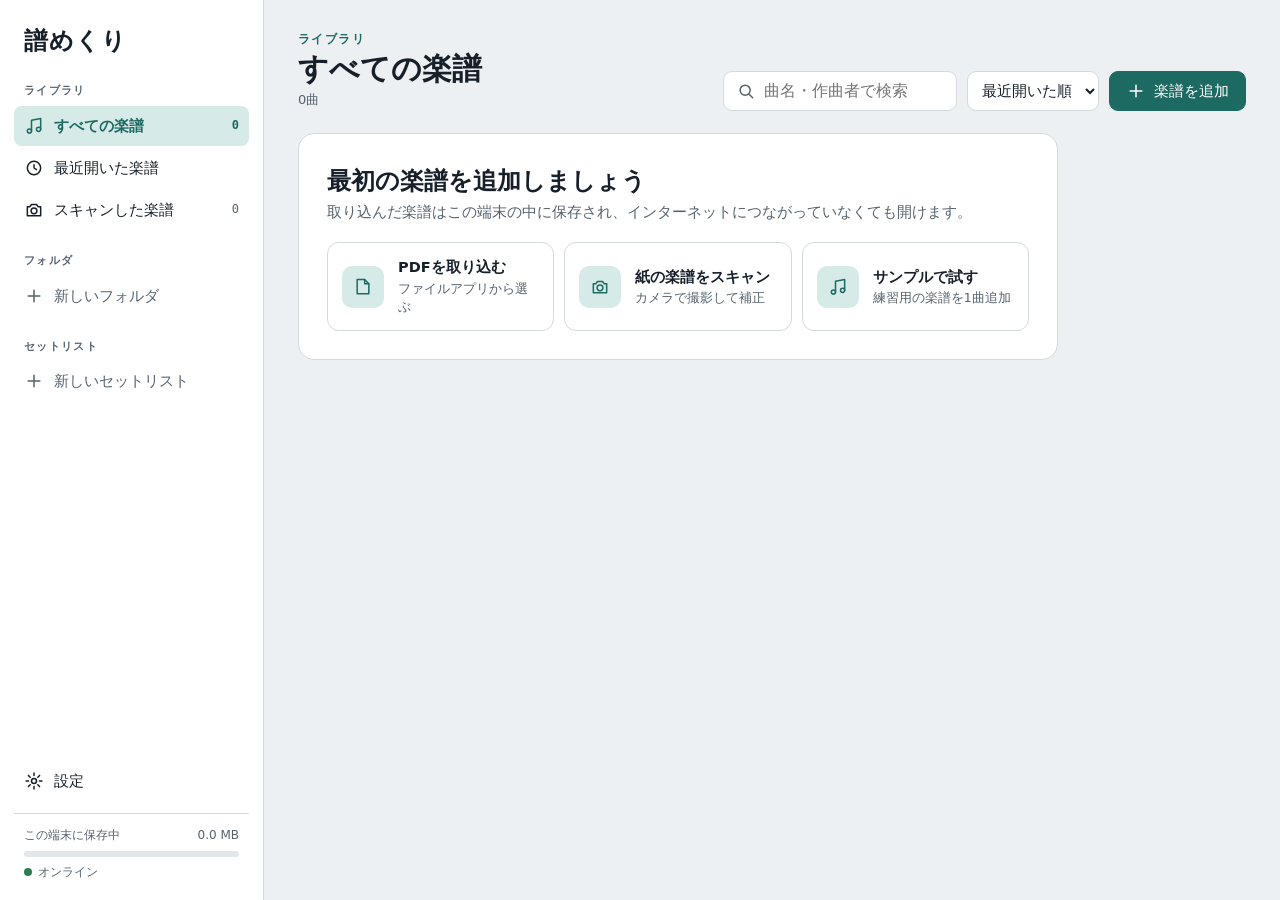
<file: index.html>
<!doctype html>
<html lang="ja">
<head>
<meta charset="utf-8">
<title>譜めくり</title>
<meta name="viewport" content="width=device-width, initial-scale=1, viewport-fit=cover">
<meta name="theme-color" content="#1D6A63">
<meta name="description" content="PDFや紙の楽譜を取り込んで、めくって、書き込める楽譜ビューア。iPad・iPhone・Androidで使えて、無料・登録不要・オフライン対応。">
<meta property="og:type" content="website">
<meta property="og:title" content="譜めくり — 楽譜ビューア">
<meta property="og:description" content="PDFや紙の楽譜を取り込んで、めくって、書き込める。iPad・iPhone・Android対応、無料・登録不要・オフライン対応。">
<meta property="og:url" content="https://satorun-run.github.io/fumekuri/">
<meta property="og:image" content="https://satorun-run.github.io/fumekuri/promo/og.png">
<meta property="og:locale" content="ja_JP">
<meta name="twitter:card" content="summary_large_image">
<meta name="apple-mobile-web-app-capable" content="yes">
<meta name="mobile-web-app-capable" content="yes">
<meta name="apple-mobile-web-app-title" content="譜めくり">
<meta name="apple-mobile-web-app-status-bar-style" content="default">
<link rel="manifest" href="manifest.webmanifest">
<link rel="apple-touch-icon" href="icons/apple-touch-icon.png">
<link rel="icon" href="icons/icon-192.png">
<link rel="stylesheet" href="styles.css">
<script>
/* Requirement check: PDF.js 3.11 needs Safari 15.4+ / Chrome 92+. Show a clear message instead of a blank screen. */
(function () {
  var ok;
  try {
    ok = typeof Array.prototype.at === 'function' && 'indexedDB' in window;
    new Function('class A{#a(){return 1}static b(){return new A().#a()}}');
  } catch (e) { ok = false; }
  if (ok) return;
  window.__fmkUnsupported = true;
  document.addEventListener('DOMContentLoaded', function () {
    document.body.innerHTML = '<div style="position:fixed;top:0;right:0;bottom:0;left:0;overflow:auto;background:#EDF0F2;color:#17202A;padding:40px 20px;font:16px/1.7 sans-serif">'
      + '<div style="max-width:560px;margin:0 auto;background:#fff;border:1px solid #D2D9DF;border-radius:14px;padding:24px">'
      + '<h1 style="font-size:22px;margin:0 0 12px">この端末では譜めくりを使えません</h1>'
      + '<p style="margin:0 0 12px">お使いのブラウザが古いため、楽譜を表示できません。次のバージョンに更新してください。</p>'
      + '<ul style="margin:0 0 12px;padding-left:1.2em"><li>iPad・iPhone：iPadOS / iOS 15.4 以降<br><small>「設定」→「一般」→「ソフトウェアアップデート」で更新できます</small></li><li>Android：Chrome 92 以降</li></ul>'
      + '<p style="margin:0;color:#56626E;font-size:14px">iPad Air 2・iPad mini 4 以降の iPad、iPhone 6s 以降の iPhone なら、無料のアップデートで使えるようになります。</p>'
      + '</div></div>';
  });
})();
</script>
</head>
<body>
<div id="app">
  <aside class="sidebar" id="sidebar"></aside>
  <main id="view"></main>
  <nav class="tabbar" id="tabbar"></nav>
</div>
<div id="full" hidden></div>
<div id="sheet-root" hidden></div>
<div id="toast" role="status" aria-live="polite"></div>
<div id="drop" hidden>PDFをここにドロップして取り込み</div>

<input type="file" id="inPdf" accept="application/pdf,.pdf,application/json,.json" multiple hidden>
<input type="file" id="inCam" accept="image/*" capture="environment" hidden>
<input type="file" id="inPhotos" accept="image/*" multiple hidden>
<input type="file" id="inRestore" hidden>

<script src="vendor/pdf.min.js"></script>
<script src="vendor/pdf-lib.min.js"></script>
<script src="keepawake.js"></script>
<script src="app.js"></script>
</body>
</html>
</file>
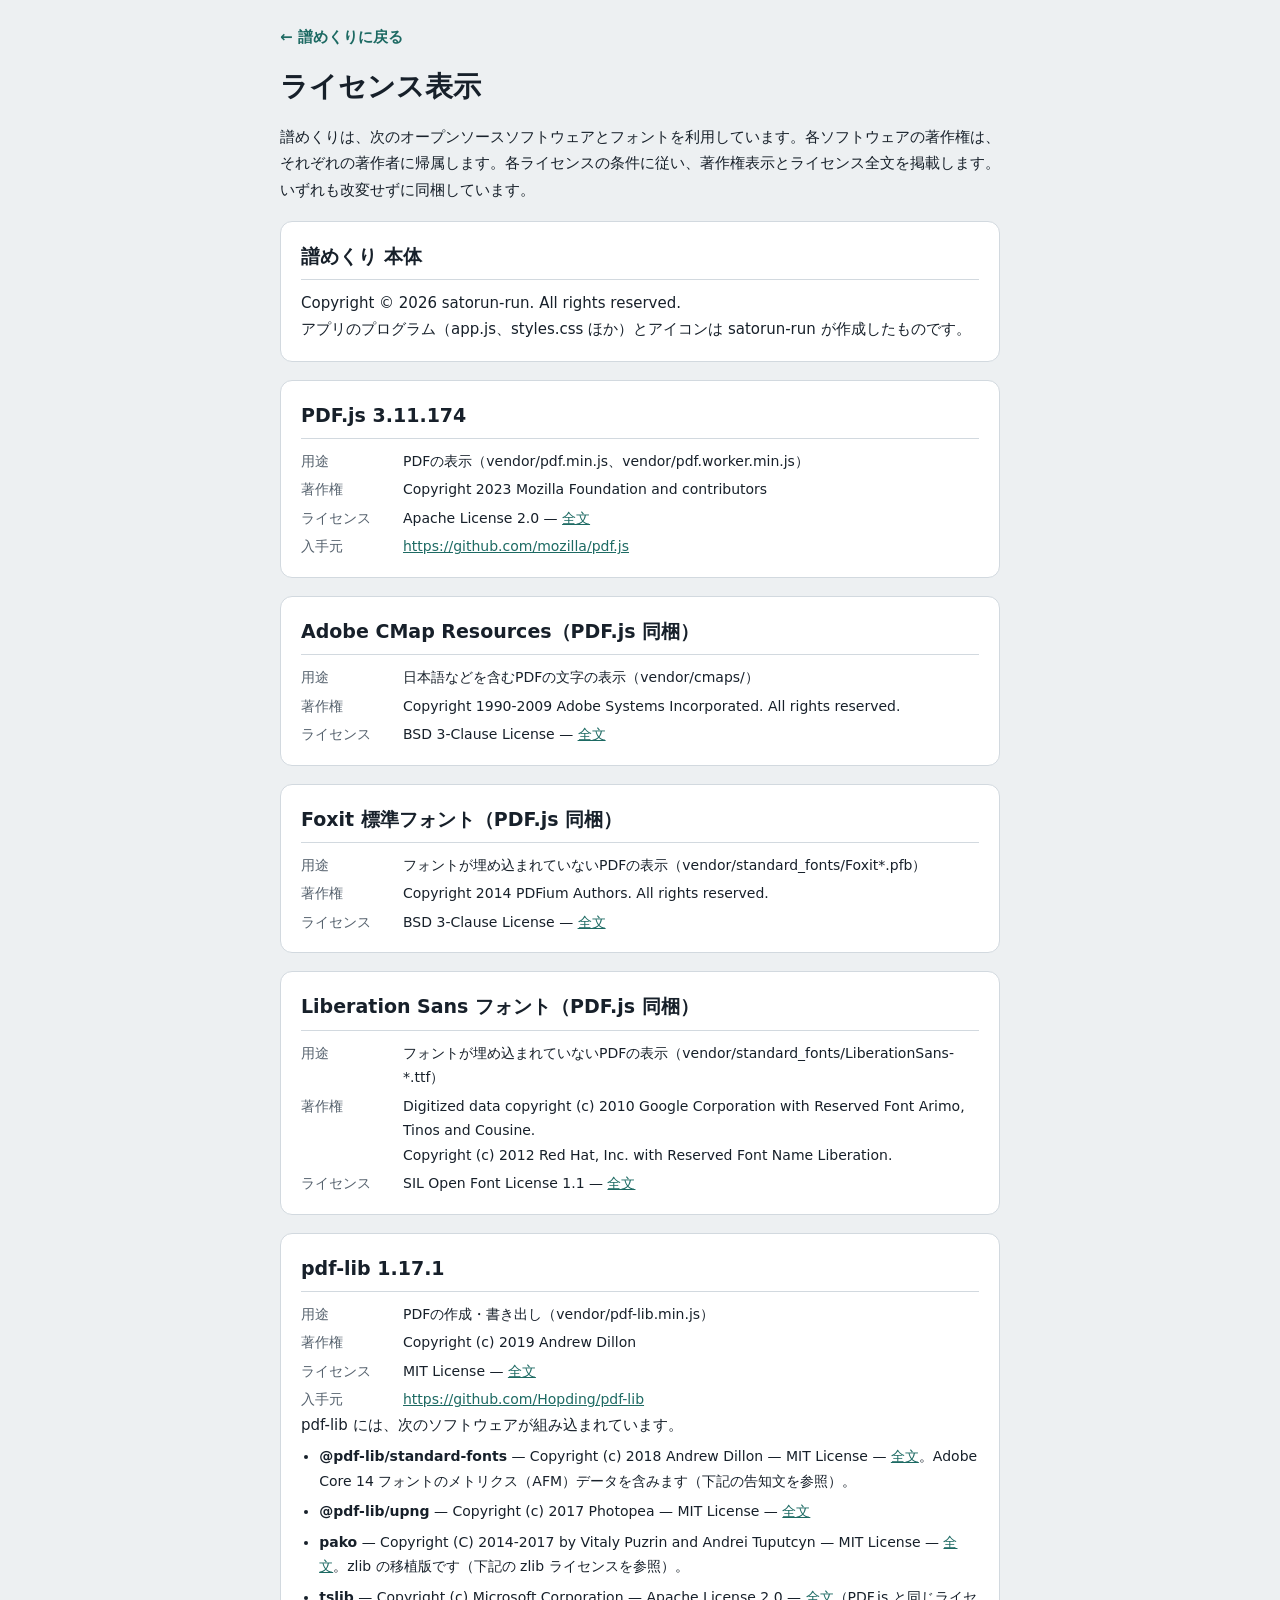
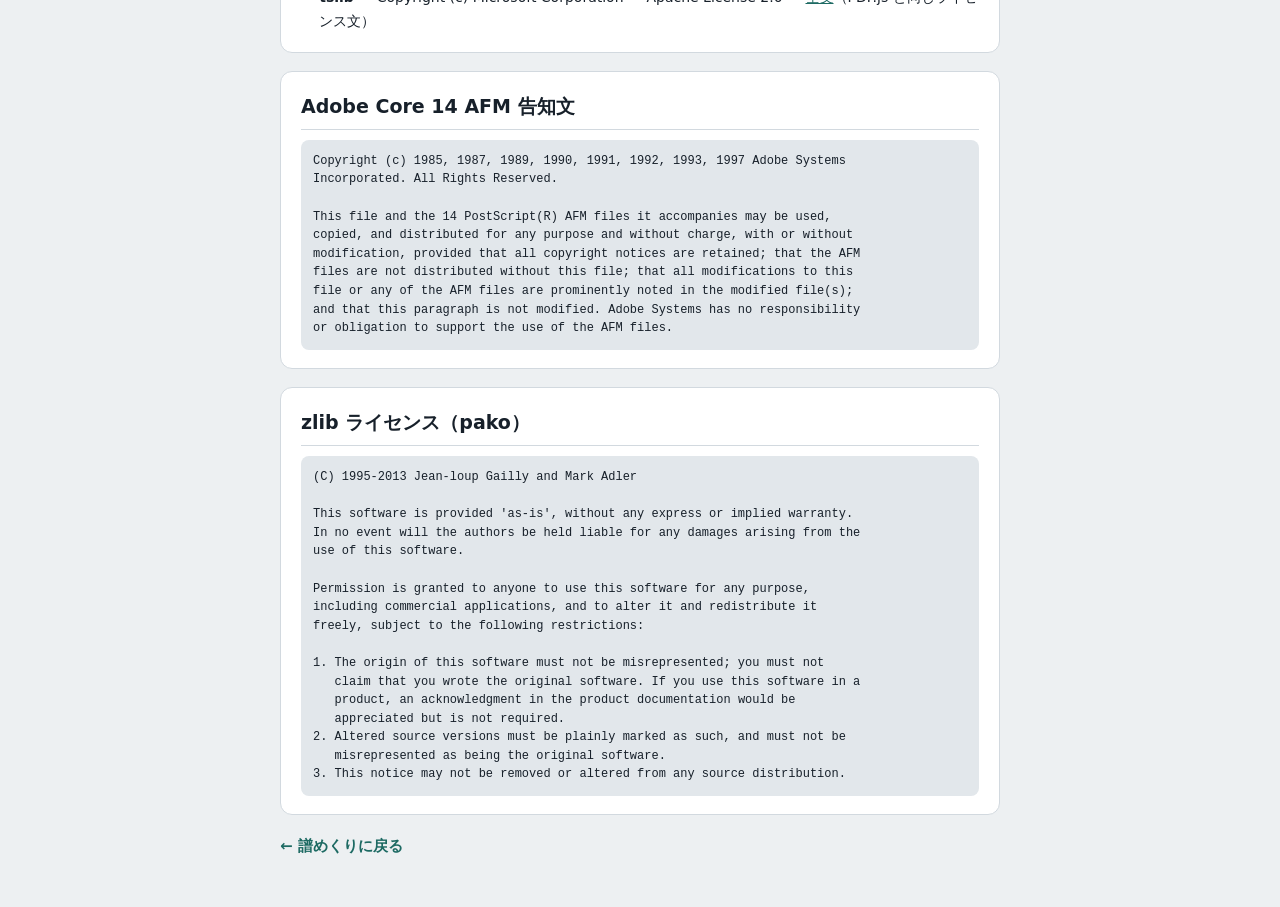
<file: licenses.html>
<!doctype html>
<html lang="ja">
<head>
<meta charset="utf-8">
<title>ライセンス表示 | 譜めくり</title>
<meta name="viewport" content="width=device-width, initial-scale=1, viewport-fit=cover">
<link rel="icon" href="icons/icon-192.png">
<link rel="stylesheet" href="styles.css">
<link rel="stylesheet" href="doc.css">
</head>
<body class="doc">
<main class="doc-in">
  <p><a class="back" href="./">← 譜めくりに戻る</a></p>
  <h1>ライセンス表示</h1>
  <p>譜めくりは、次のオープンソースソフトウェアとフォントを利用しています。各ソフトウェアの著作権は、それぞれの著作者に帰属します。各ライセンスの条件に従い、著作権表示とライセンス全文を掲載します。いずれも改変せずに同梱しています。</p>

  <section>
    <h2>譜めくり 本体</h2>
    <p>Copyright © 2026 satorun-run. All rights reserved.<br>アプリのプログラム（app.js、styles.css ほか）とアイコンは satorun-run が作成したものです。</p>
  </section>

  <section>
    <h2>PDF.js 3.11.174</h2>
    <dl>
      <dt>用途</dt><dd>PDFの表示（vendor/pdf.min.js、vendor/pdf.worker.min.js）</dd>
      <dt>著作権</dt><dd>Copyright 2023 Mozilla Foundation and contributors</dd>
      <dt>ライセンス</dt><dd>Apache License 2.0 — <a href="licenses/pdfjs-LICENSE.txt">全文</a></dd>
      <dt>入手元</dt><dd><a href="https://github.com/mozilla/pdf.js" rel="noopener">https://github.com/mozilla/pdf.js</a></dd>
    </dl>
  </section>

  <section>
    <h2>Adobe CMap Resources（PDF.js 同梱）</h2>
    <dl>
      <dt>用途</dt><dd>日本語などを含むPDFの文字の表示（vendor/cmaps/）</dd>
      <dt>著作権</dt><dd>Copyright 1990-2009 Adobe Systems Incorporated. All rights reserved.</dd>
      <dt>ライセンス</dt><dd>BSD 3-Clause License — <a href="licenses/cmaps-LICENSE.txt">全文</a></dd>
    </dl>
  </section>

  <section>
    <h2>Foxit 標準フォント（PDF.js 同梱）</h2>
    <dl>
      <dt>用途</dt><dd>フォントが埋め込まれていないPDFの表示（vendor/standard_fonts/Foxit*.pfb）</dd>
      <dt>著作権</dt><dd>Copyright 2014 PDFium Authors. All rights reserved.</dd>
      <dt>ライセンス</dt><dd>BSD 3-Clause License — <a href="licenses/foxit-LICENSE.txt">全文</a></dd>
    </dl>
  </section>

  <section>
    <h2>Liberation Sans フォント（PDF.js 同梱）</h2>
    <dl>
      <dt>用途</dt><dd>フォントが埋め込まれていないPDFの表示（vendor/standard_fonts/LiberationSans-*.ttf）</dd>
      <dt>著作権</dt><dd>Digitized data copyright (c) 2010 Google Corporation with Reserved Font Arimo, Tinos and Cousine.<br>Copyright (c) 2012 Red Hat, Inc. with Reserved Font Name Liberation.</dd>
      <dt>ライセンス</dt><dd>SIL Open Font License 1.1 — <a href="licenses/LICENSE_LIBERATION.txt">全文</a></dd>
    </dl>
  </section>

  <section>
    <h2>pdf-lib 1.17.1</h2>
    <dl>
      <dt>用途</dt><dd>PDFの作成・書き出し（vendor/pdf-lib.min.js）</dd>
      <dt>著作権</dt><dd>Copyright (c) 2019 Andrew Dillon</dd>
      <dt>ライセンス</dt><dd>MIT License — <a href="licenses/pdf-lib-LICENSE.txt">全文</a></dd>
      <dt>入手元</dt><dd><a href="https://github.com/Hopding/pdf-lib" rel="noopener">https://github.com/Hopding/pdf-lib</a></dd>
    </dl>
    <p>pdf-lib には、次のソフトウェアが組み込まれています。</p>
    <ul>
      <li><b>@pdf-lib/standard-fonts</b> — Copyright (c) 2018 Andrew Dillon — MIT License — <a href="licenses/standard-fonts-LICENSE.txt">全文</a>。Adobe Core 14 フォントのメトリクス（AFM）データを含みます（下記の告知文を参照）。</li>
      <li><b>@pdf-lib/upng</b> — Copyright (c) 2017 Photopea — MIT License — <a href="licenses/upng-LICENSE.txt">全文</a></li>
      <li><b>pako</b> — Copyright (C) 2014-2017 by Vitaly Puzrin and Andrei Tuputcyn — MIT License — <a href="licenses/pako-LICENSE.txt">全文</a>。zlib の移植版です（下記の zlib ライセンスを参照）。</li>
      <li><b>tslib</b> — Copyright (c) Microsoft Corporation — Apache License 2.0 — <a href="licenses/pdfjs-LICENSE.txt">全文</a>（PDF.js と同じライセンス文）</li>
    </ul>
  </section>

  <section>
    <h2>Adobe Core 14 AFM 告知文</h2>
<pre>Copyright (c) 1985, 1987, 1989, 1990, 1991, 1992, 1993, 1997 Adobe Systems
Incorporated. All Rights Reserved.

This file and the 14 PostScript(R) AFM files it accompanies may be used,
copied, and distributed for any purpose and without charge, with or without
modification, provided that all copyright notices are retained; that the AFM
files are not distributed without this file; that all modifications to this
file or any of the AFM files are prominently noted in the modified file(s);
and that this paragraph is not modified. Adobe Systems has no responsibility
or obligation to support the use of the AFM files.</pre>
  </section>

  <section>
    <h2>zlib ライセンス（pako）</h2>
<pre>(C) 1995-2013 Jean-loup Gailly and Mark Adler

This software is provided 'as-is', without any express or implied warranty.
In no event will the authors be held liable for any damages arising from the
use of this software.

Permission is granted to anyone to use this software for any purpose,
including commercial applications, and to alter it and redistribute it
freely, subject to the following restrictions:

1. The origin of this software must not be misrepresented; you must not
   claim that you wrote the original software. If you use this software in a
   product, an acknowledgment in the product documentation would be
   appreciated but is not required.
2. Altered source versions must be plainly marked as such, and must not be
   misrepresented as being the original software.
3. This notice may not be removed or altered from any source distribution.</pre>
  </section>

  <p><a class="back" href="./">← 譜めくりに戻る</a></p>
</main>
</body>
</html>
</file>
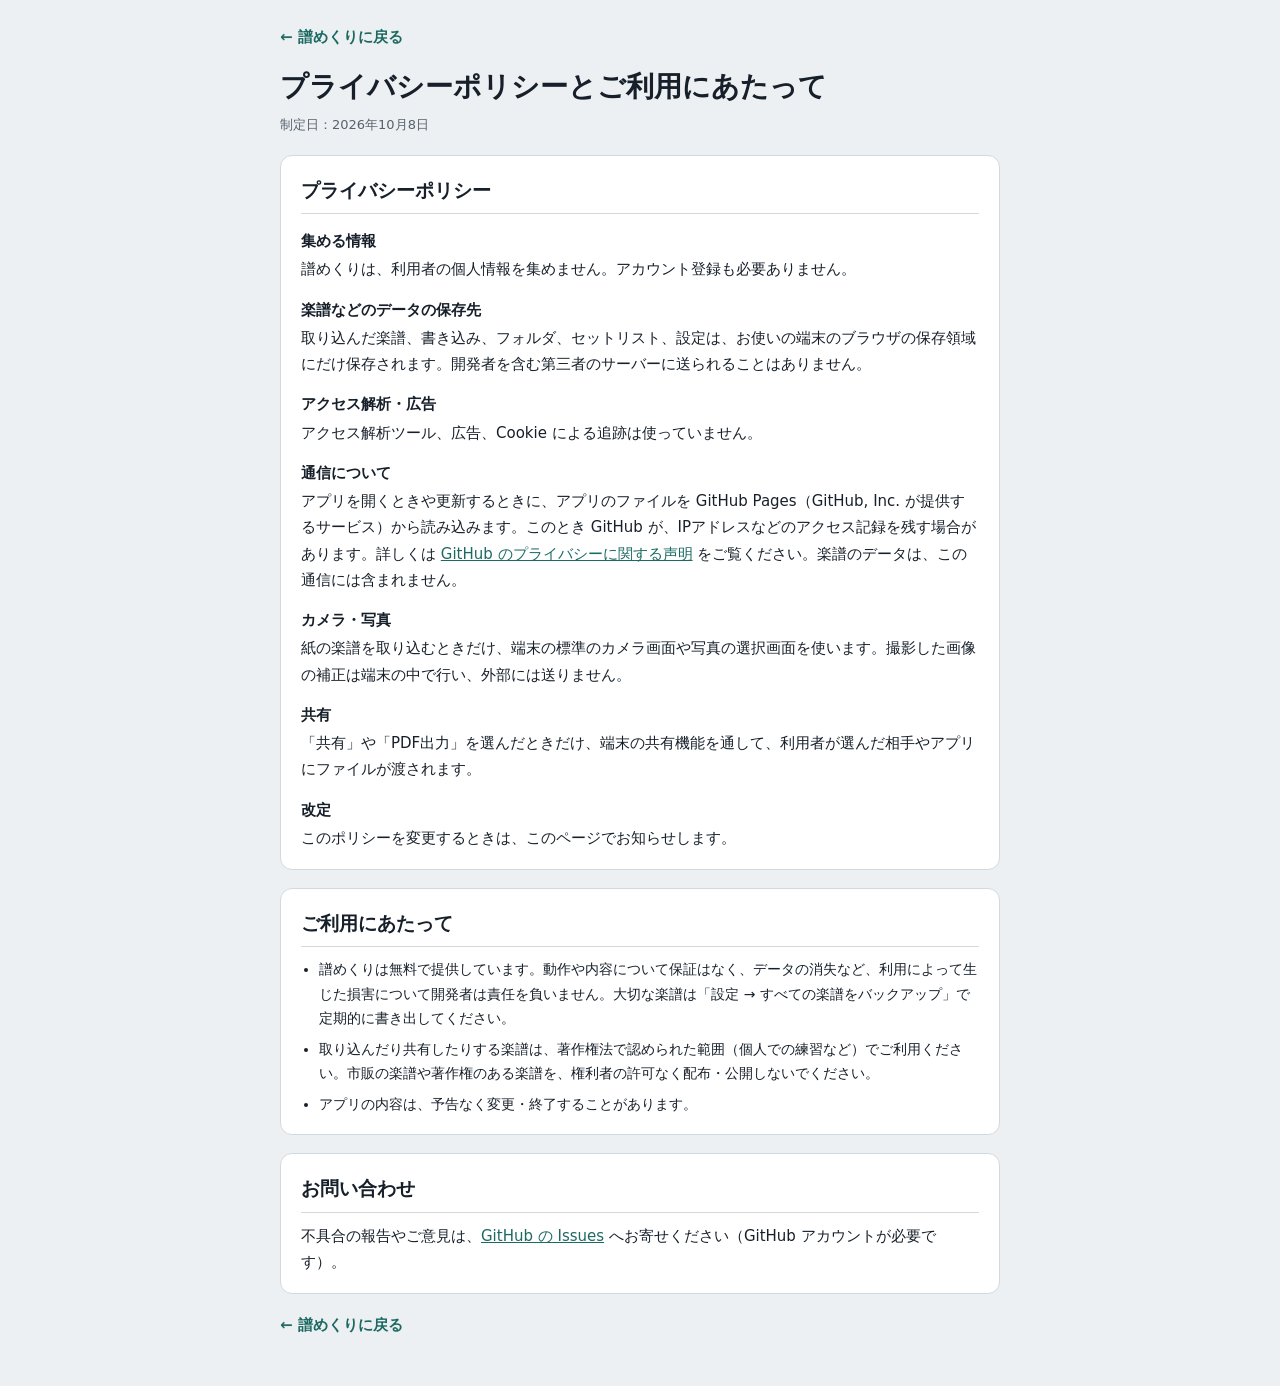
<file: policy.html>
<!doctype html>
<html lang="ja">
<head>
<meta charset="utf-8">
<title>プライバシーポリシーとご利用にあたって | 譜めくり</title>
<meta name="viewport" content="width=device-width, initial-scale=1, viewport-fit=cover">
<link rel="icon" href="icons/icon-192.png">
<link rel="stylesheet" href="styles.css">
<link rel="stylesheet" href="doc.css">
</head>
<body class="doc">
<main class="doc-in">
  <p><a class="back" href="./">← 譜めくりに戻る</a></p>
  <h1>プライバシーポリシーとご利用にあたって</h1>
  <p class="date">制定日：2026年10月8日</p>

  <section>
    <h2>プライバシーポリシー</h2>
    <h3>集める情報</h3>
    <p>譜めくりは、利用者の個人情報を集めません。アカウント登録も必要ありません。</p>
    <h3>楽譜などのデータの保存先</h3>
    <p>取り込んだ楽譜、書き込み、フォルダ、セットリスト、設定は、お使いの端末のブラウザの保存領域にだけ保存されます。開発者を含む第三者のサーバーに送られることはありません。</p>
    <h3>アクセス解析・広告</h3>
    <p>アクセス解析ツール、広告、Cookie による追跡は使っていません。</p>
    <h3>通信について</h3>
    <p>アプリを開くときや更新するときに、アプリのファイルを GitHub Pages（GitHub, Inc. が提供するサービス）から読み込みます。このとき GitHub が、IPアドレスなどのアクセス記録を残す場合があります。詳しくは <a href="https://docs.github.com/ja/site-policy/privacy-policies/github-general-privacy-statement" rel="noopener">GitHub のプライバシーに関する声明</a> をご覧ください。楽譜のデータは、この通信には含まれません。</p>
    <h3>カメラ・写真</h3>
    <p>紙の楽譜を取り込むときだけ、端末の標準のカメラ画面や写真の選択画面を使います。撮影した画像の補正は端末の中で行い、外部には送りません。</p>
    <h3>共有</h3>
    <p>「共有」や「PDF出力」を選んだときだけ、端末の共有機能を通して、利用者が選んだ相手やアプリにファイルが渡されます。</p>
    <h3>改定</h3>
    <p>このポリシーを変更するときは、このページでお知らせします。</p>
  </section>

  <section>
    <h2>ご利用にあたって</h2>
    <ul>
      <li>譜めくりは無料で提供しています。動作や内容について保証はなく、データの消失など、利用によって生じた損害について開発者は責任を負いません。大切な楽譜は「設定 → すべての楽譜をバックアップ」で定期的に書き出してください。</li>
      <li>取り込んだり共有したりする楽譜は、著作権法で認められた範囲（個人での練習など）でご利用ください。市販の楽譜や著作権のある楽譜を、権利者の許可なく配布・公開しないでください。</li>
      <li>アプリの内容は、予告なく変更・終了することがあります。</li>
    </ul>
  </section>

  <section>
    <h2>お問い合わせ</h2>
    <p>不具合の報告やご意見は、<a href="https://github.com/satorun-run/fumekuri/issues" rel="noopener">GitHub の Issues</a> へお寄せください（GitHub アカウントが必要です）。</p>
  </section>

  <p><a class="back" href="./">← 譜めくりに戻る</a></p>
</main>
</body>
</html>
</file>
<file: styles.css>
/* Layout: 左に楽譜棚（サイドバー）、右に楽譜の一覧。楽譜を開くと紙面だけが残る全画面ビューア。スマホでは下部タブ */
:root{
  color-scheme:light;
  --bg:#EDF0F2; --surface:#FFFFFF; --surface-2:#E2E7EB; --ink:#17202A; --ink-2:#56626E; --line:#D2D9DF;
  --accent:#1D6A63; --accent-soft:#D6EAE7; --accent-ink:#FFFFFF;
  --stage:#C8CFD5; --paper:#FCFCF9; --danger:#B3261E; --ok:#2E7D4F; --scan-badge-bg:#E9E1CC; --scan-badge-ink:#6A5726;
  --desk:#2B2925;
  --shadow:0 1px 2px rgba(23,32,42,.08),0 6px 18px rgba(23,32,42,.10);
  --font-display:"Hiragino Mincho ProN","Yu Mincho","YuMincho","Noto Serif JP",serif;
  --font-body:"Hiragino Sans","Hiragino Kaku Gothic ProN","Yu Gothic UI","Noto Sans JP","Meiryo",system-ui,sans-serif;
  --font-mono:ui-monospace,"SF Mono",Menlo,Consolas,monospace;
  --r:10px;
}
@media (prefers-color-scheme: dark){
  :root{
    color-scheme:dark;
    --bg:#11161B; --surface:#192027; --surface-2:#232B33; --ink:#E4E9ED; --ink-2:#97A3AE; --line:#2C3640;
    --accent:#5DB8AC; --accent-soft:#1E3A37; --accent-ink:#06201D;
    --stage:#0B0F13; --paper:#ECEAE4; --scan-badge-bg:#3A3424; --scan-badge-ink:#E2CF9A;
    --shadow:0 1px 2px rgba(0,0,0,.4),0 6px 18px rgba(0,0,0,.35);
  }
}
html{height:100%;box-sizing:border-box}
*,*::before,*::after{box-sizing:border-box}
[hidden]{display:none!important}
body{margin:0;height:100%;background:var(--bg);color:var(--ink);font-family:var(--font-body);font-size:15px;line-height:1.6;-webkit-tap-highlight-color:transparent;overflow:hidden;touch-action:manipulation;-webkit-text-size-adjust:100%}
button,input,select{font:inherit;color:inherit}
button{cursor:pointer;background:none;border:0;padding:0}
button:disabled{cursor:default}
:focus-visible{outline:2px solid var(--accent);outline-offset:2px;border-radius:6px}
h1,h2,h3{margin:0}
p{margin:0}
.ic{width:20px;height:20px;fill:none;stroke:currentColor;stroke-width:1.8;stroke-linecap:round;stroke-linejoin:round;flex:none}
.ic.fill{fill:currentColor;stroke:none}
.sr{position:absolute;width:1px;height:1px;overflow:hidden;clip:rect(0 0 0 0);white-space:nowrap}

/* ---------- App shell ---------- */
#app{display:grid;grid-template-columns:264px 1fr;height:100%;padding-top:env(safe-area-inset-top,0px)}
.sidebar{background:var(--surface);border-right:1px solid var(--line);overflow:auto;padding:22px 14px calc(18px + env(safe-area-inset-bottom,0px));display:flex;flex-direction:column;gap:22px}
.brand{display:flex;align-items:baseline;gap:8px;padding-inline:10px}
.brand b{font-family:var(--font-display);font-weight:700;font-size:24px;letter-spacing:.04em}
.nav-group{display:flex;flex-direction:column;gap:2px}
.nav-label{font-size:11px;font-weight:700;letter-spacing:.12em;color:var(--ink-2);padding:0 10px 4px}
.nav-item{display:flex;align-items:center;gap:10px;padding:8px 10px;border-radius:8px;text-align:left;width:100%;color:var(--ink)}
.nav-item span:not(.n){overflow:hidden;text-overflow:ellipsis;white-space:nowrap;min-width:0}
.nav-item:hover{background:var(--surface-2)}
.nav-item.active{background:var(--accent-soft);color:var(--accent);font-weight:700}
.nav-item .n{margin-left:auto;font-family:var(--font-mono);font-size:12px;color:var(--ink-2);font-variant-numeric:tabular-nums}
.nav-item.active .n{color:var(--accent)}
.nav-item.add{color:var(--ink-2)}
.side-foot{margin-top:auto;display:flex;flex-direction:column;gap:12px}
.storage{padding:12px 10px 0;border-top:1px solid var(--line);display:flex;flex-direction:column;gap:6px;font-size:12px;color:var(--ink-2)}
.storage .row2{display:flex;justify-content:space-between;gap:8px;font-variant-numeric:tabular-nums}
.bar{height:6px;background:var(--surface-2);border-radius:3px;overflow:hidden}
.bar i{display:block;height:100%;background:var(--accent);border-radius:3px}
.net{display:inline-flex;align-items:center;gap:6px;font-size:12px}
.net::before{content:"";width:8px;height:8px;border-radius:50%;background:var(--ok)}
.net.off::before{background:var(--ink-2)}

main#view{overflow:auto;-webkit-overflow-scrolling:touch;padding:30px 34px calc(48px + env(safe-area-inset-bottom,0px));min-width:0}
.tabbar{display:none}

.eyebrow{font-size:12px;font-weight:700;letter-spacing:.12em;color:var(--accent)}
.page-head{display:flex;flex-wrap:wrap;gap:16px 20px;align-items:flex-end;justify-content:space-between;margin-bottom:22px}
.page-head h1{font-family:var(--font-display);font-size:30px;font-weight:700;line-height:1.3;word-break:break-word}
.page-head .sub{color:var(--ink-2);font-size:13px;margin-top:2px}
.title-row{display:flex;align-items:center;gap:6px}
.head-actions{display:flex;flex-wrap:wrap;gap:10px;align-items:center}

.btn{display:inline-flex;align-items:center;justify-content:center;gap:8px;height:40px;padding:0 16px;border-radius:9px;font-weight:500;white-space:nowrap;border:1px solid var(--line);background:var(--surface)}
.btn:hover{background:var(--surface-2)}
a.btn{text-decoration:none;color:var(--ink)}
.btn.primary{background:var(--accent);border-color:var(--accent);color:var(--accent-ink)}
.btn.primary:hover{filter:brightness(1.08)}
.btn.danger{color:var(--danger)}
.btn.danger-fill{background:var(--danger);border-color:var(--danger);color:#fff}
.btn.ghost{border-color:transparent;background:transparent}
.btn.sm{height:32px;padding:0 10px;font-size:13px}
.btn:disabled{opacity:.45;pointer-events:none}
.iconbtn{display:inline-flex;align-items:center;justify-content:center;width:38px;height:38px;border-radius:9px;color:var(--ink-2);flex:none}
.iconbtn:hover{background:var(--surface-2);color:var(--ink)}
.iconbtn:disabled{opacity:.3}

.search{display:flex;align-items:center;gap:8px;height:40px;padding:0 12px;border:1px solid var(--line);border-radius:9px;background:var(--surface);color:var(--ink-2)}
.search input{border:0;background:transparent;outline:0;width:180px;color:var(--ink);font-size:16px;-webkit-appearance:none;appearance:none;padding:0;border-radius:0}
.search input::-webkit-search-decoration,.search input::-webkit-search-results-decoration{-webkit-appearance:none;display:none}
select.sel{height:40px;border:1px solid var(--line);border-radius:9px;background:var(--surface);padding:0 10px;font-size:15px}

.chips{display:none;gap:8px;overflow-x:auto;margin:-6px 0 18px;padding-bottom:4px}
.chip{flex:none;height:32px;padding:0 14px;border-radius:16px;border:1px solid var(--line);background:var(--surface);font-size:13px}
.chip.active{background:var(--accent);border-color:var(--accent);color:var(--accent-ink)}

/* ---------- Library grid ---------- */
.grid{display:grid;grid-template-columns:repeat(auto-fill,minmax(168px,1fr));gap:26px 22px}
.card{position:relative;display:flex;flex-direction:column;gap:10px}
.card-open{display:block;width:100%;text-align:left}
.thumb{aspect-ratio:1/1.414;max-width:100%;background:var(--paper);border-radius:4px;box-shadow:var(--shadow);overflow:hidden;position:relative;transition:transform .18s}
.thumb img{display:block;width:100%;height:100%;object-fit:contain}
.card-open:hover .thumb{transform:translateY(-3px)}
.card.is-new .thumb{animation:pop 1.6s ease}
@keyframes pop{0%{box-shadow:0 0 0 0 var(--accent)}30%{box-shadow:0 0 0 5px var(--accent)}100%{box-shadow:var(--shadow)}}
.card-body{display:flex;gap:6px;align-items:flex-start}
.card-text{flex:1;min-width:0}
.card h3{font-size:14px;font-weight:700;line-height:1.45;word-break:break-word}
.card .composer{font-size:12px;color:var(--ink-2);white-space:nowrap;overflow:hidden;text-overflow:ellipsis}
.meta{display:flex;flex-wrap:wrap;align-items:center;gap:6px;margin-top:5px;font-size:11px;color:var(--ink-2)}
.badge{display:inline-flex;align-items:center;height:19px;padding:0 6px;border-radius:4px;font-size:10.5px;font-weight:700;letter-spacing:.06em;background:var(--surface-2);color:var(--ink-2)}
.badge.scan{background:var(--scan-badge-bg);color:var(--scan-badge-ink)}
.badge.ann{background:var(--accent-soft);color:var(--accent)}
.card .more{margin-top:-4px;margin-right:-8px}
.card-open{position:relative}
.selmark{position:absolute;top:8px;right:8px;width:28px;height:28px;border-radius:50%;background:rgba(255,255,255,.92);border:2px solid var(--ink-2);display:flex;align-items:center;justify-content:center;color:var(--accent-ink)}
.card.selected .selmark{background:var(--accent);border-color:var(--accent)}
.card.selected .thumb{outline:3px solid var(--accent);outline-offset:2px}
.card.sel-mode:not(.selected) .thumb{opacity:.82}
.selbar{position:sticky;bottom:0;margin:24px -8px 0;padding:10px 12px;display:flex;flex-wrap:wrap;align-items:center;gap:8px;background:var(--surface);border:1px solid var(--line);border-radius:14px;box-shadow:var(--shadow);z-index:5}
.selbar .selcount{font-weight:700;font-size:14px;font-variant-numeric:tabular-nums}
.selbar .grow{flex:1}
.menu button:disabled{opacity:.6}
.empty{padding:60px 20px;text-align:center;color:var(--ink-2);display:flex;flex-direction:column;gap:12px;align-items:center}

.welcome{max-width:760px;background:var(--surface);border:1px solid var(--line);border-radius:16px;padding:28px;display:flex;flex-direction:column;gap:18px}
.welcome h2{font-family:var(--font-display);font-size:24px}
.welcome p{color:var(--ink-2)}
.welcome .opts{display:grid;grid-template-columns:repeat(auto-fit,minmax(200px,1fr));gap:10px}

/* ---------- Setlists ---------- */
.list{display:flex;flex-direction:column;background:var(--surface);border:1px solid var(--line);border-radius:var(--r);overflow:hidden;max-width:820px}
.row{display:flex;align-items:center;gap:14px;padding:12px 14px;border-top:1px solid var(--line)}
.row:first-child{border-top:0}
.row .num{font-family:var(--font-mono);font-size:13px;color:var(--ink-2);width:22px;text-align:right;font-variant-numeric:tabular-nums}
.row .mini{width:40px;flex:none}
.row .mini .thumb{border-radius:2px}
.row .grow{flex:1;min-width:0;text-align:left}
.row .grow b{display:block;font-size:14.5px}
.row .grow small{display:block;color:var(--ink-2);font-size:12px}
.row .tools{display:flex;gap:2px}
.setlist-cards{display:grid;grid-template-columns:repeat(auto-fill,minmax(260px,1fr));gap:16px;max-width:900px}
.sl-card{display:flex;flex-direction:column;gap:12px;padding:18px;background:var(--surface);border:1px solid var(--line);border-radius:var(--r);text-align:left}
.sl-card:hover{border-color:var(--accent)}
.sl-card h3{font-family:var(--font-display);font-size:19px}
.sl-card .stack{display:flex;min-height:62px}
.sl-card .stack .thumb{width:44px;margin-right:-14px;border:2px solid var(--surface)}
.sl-card small{color:var(--ink-2);font-size:13px}

/* ---------- Settings ---------- */
.settings{display:flex;flex-direction:column;gap:28px;max-width:720px}
.set-sec h2{font-size:13px;font-weight:700;letter-spacing:.1em;color:var(--ink-2);margin:0 0 8px 4px}
.set-row{display:flex;align-items:center;gap:16px;padding:13px 16px;border-top:1px solid var(--line);flex-wrap:wrap}
.set-row:first-child{border-top:0}
.set-row .grow{flex:1;min-width:180px}
.set-row small{display:block;color:var(--ink-2);font-size:12.5px}
.switch{position:relative;width:46px;height:28px;flex:none}
.switch input{position:absolute;inset:0;opacity:0;margin:0;cursor:pointer;width:100%;height:100%}
.switch span{position:absolute;inset:0;border-radius:14px;background:var(--surface-2);border:1px solid var(--line);transition:.2s;pointer-events:none}
.switch span::after{content:"";position:absolute;top:2px;left:2px;width:22px;height:22px;border-radius:50%;background:#fff;box-shadow:0 1px 3px rgba(0,0,0,.25);transition:.2s}
.switch input:checked+span{background:var(--accent);border-color:var(--accent)}
.switch input:checked+span::after{transform:translateX(18px)}
.switch input:focus-visible+span{outline:2px solid var(--accent);outline-offset:2px}
.kbd{font-family:var(--font-mono);font-size:12px;padding:2px 7px;border:1px solid var(--line);border-bottom-width:2px;border-radius:5px;background:var(--surface)}
.pedal-out{font-size:13px;color:var(--accent);font-weight:700;min-height:1.6em}

/* ---------- Full screens ---------- */
#full{position:fixed;inset:0;z-index:20;display:flex;flex-direction:column;background:var(--stage)}
.v-top,.v-bottom{display:flex;align-items:center;gap:8px;padding:8px 12px;background:var(--surface);transition:opacity .2s,transform .2s;z-index:3;position:relative}
.v-top{padding-top:calc(8px + env(safe-area-inset-top,0px));border-bottom:1px solid var(--line)}
.v-bottom{padding-bottom:calc(8px + env(safe-area-inset-bottom,0px));border-top:1px solid var(--line)}
.v-title{flex:1;min-width:0;text-align:center;line-height:1.3}
.v-title b{display:block;font-family:var(--font-display);font-size:16px;white-space:nowrap;overflow:hidden;text-overflow:ellipsis}
.v-title b.plain{font-family:var(--font-body)}
.v-title small{font-size:12px;color:var(--ink-2)}
.v-actions{display:flex;gap:2px}
.tbtn{display:inline-flex;align-items:center;gap:6px;height:38px;padding:0 10px;border-radius:9px;color:var(--ink);font-size:13.5px;white-space:nowrap}
.tbtn:hover{background:var(--surface-2)}
.tbtn.on{background:var(--accent);color:var(--accent-ink)}
.v-stage{flex:1;position:relative;overflow:hidden;display:flex;align-items:center;justify-content:center;user-select:none;-webkit-user-select:none;-webkit-touch-callout:none;touch-action:none}
.spread{display:flex;gap:6px;align-items:center;justify-content:center}
.spread.next{animation:inR .2s ease-out}
.spread.prev{animation:inL .2s ease-out}
@keyframes inR{from{opacity:.3;transform:translateX(24px)}to{opacity:1;transform:none}}
@keyframes inL{from{opacity:.3;transform:translateX(-24px)}to{opacity:1;transform:none}}
.page{position:relative;background:var(--paper);box-shadow:0 2px 10px rgba(0,0,0,.18);flex:none}
.page canvas.pdf{position:absolute;inset:0;width:100%;height:100%}
.page canvas.ann{position:absolute;inset:0;width:100%;height:100%;pointer-events:none}
@media (prefers-color-scheme: dark){ .page canvas.pdf{filter:brightness(.9)} }
.page .loading{position:absolute;inset:0;display:flex;align-items:center;justify-content:center;color:#8A949E;font-size:12px}
.viewer.editing .page canvas.ann{pointer-events:auto;touch-action:none;cursor:crosshair}
.viewer.editing .page{outline:2px dashed var(--accent);outline-offset:3px}
.viewer.chrome-off .v-top{opacity:0;transform:translateY(-100%);pointer-events:none}
.viewer.chrome-off .v-bottom{opacity:0;transform:translateY(100%);pointer-events:none}
.viewer.chrome-off .v-top,.viewer.chrome-off .v-bottom{position:absolute;left:0;right:0}
.viewer.chrome-off .v-top{top:0}.viewer.chrome-off .v-bottom{bottom:0}
.zone-flash{position:absolute;top:0;bottom:0;width:26%;pointer-events:none;opacity:0;background:linear-gradient(90deg,rgba(29,106,99,.22),transparent)}
.zone-flash.r{right:0;transform:scaleX(-1)}
.zone-flash.l{left:0}
.zone-flash.go{animation:flash .35s ease}
@keyframes flash{0%{opacity:1}100%{opacity:0}}
.pg{font-family:var(--font-mono);font-size:13px;font-variant-numeric:tabular-nums;min-width:74px;text-align:center}
.v-bottom input[type=range]{flex:1;accent-color:var(--accent);min-width:80px}
.hint{font-size:12px;color:var(--ink-2);white-space:nowrap}
.sl-chip{display:inline-block;margin-left:6px;font-size:11px;font-weight:700;color:var(--accent);background:var(--accent-soft);border-radius:4px;padding:0 6px;vertical-align:1px}
.thumbs{position:absolute;left:0;right:0;bottom:0;z-index:4;display:flex;gap:12px;overflow-x:auto;padding:14px 16px calc(14px + env(safe-area-inset-bottom,0px));background:var(--surface);border-top:1px solid var(--line);box-shadow:0 -6px 18px rgba(0,0,0,.12)}
.thumbs button{flex:none;width:74px;display:flex;flex-direction:column;align-items:center;gap:4px;font-family:var(--font-mono);font-size:11px;color:var(--ink-2)}
.thumbs button .thumb{width:100%}
.thumbs button.cur .thumb{outline:3px solid var(--accent);outline-offset:1px}
.thumbs button.cur{color:var(--accent)}

.penbar{display:flex;flex-wrap:wrap;align-items:center;gap:6px 10px;justify-content:center;width:100%}
.penbar .grp{display:flex;align-items:center;gap:2px;padding:3px;border-radius:10px;background:var(--surface-2);flex-wrap:wrap}
.penbar .tool{display:inline-flex;align-items:center;gap:5px;height:34px;padding:0 10px;border-radius:8px;font-size:13px}
.penbar .tool.on{background:var(--surface);box-shadow:var(--shadow);color:var(--accent);font-weight:700}
.penbar .tool:disabled{opacity:.4}
.dot{width:22px;height:22px;border-radius:50%;border:2px solid transparent;margin:0 3px}
.dot.on{box-shadow:0 0 0 2px var(--surface),0 0 0 4px var(--ink)}
.stamp{min-width:34px;height:34px;border-radius:8px;font-family:"Times New Roman",Times,serif;font-style:italic;font-weight:700;font-size:17px}
.stamp.num{font-style:normal;font-family:var(--font-body);font-size:14px}
.stamp.on{background:var(--surface);box-shadow:var(--shadow);color:var(--accent)}

/* generic full-screen panel */
.panel{flex:1;overflow:auto;background:var(--bg);padding:24px 20px calc(40px + env(safe-area-inset-bottom,0px))}
.panel-in{max-width:760px;margin:0 auto;display:flex;flex-direction:column;gap:18px}
.form{display:grid;grid-template-columns:150px 1fr;gap:20px;align-items:start}
.fields{display:flex;flex-direction:column;gap:14px}
.field{display:flex;flex-direction:column;gap:5px}
.field > label{font-size:12.5px;font-weight:700;color:var(--ink-2)}
.field input,.field select{height:42px;border:1px solid var(--line);border-radius:9px;background:var(--surface);padding:0 12px;width:100%;font-size:16px}
.note{font-size:12.5px;color:var(--ink-2);background:var(--surface);border:1px solid var(--line);border-radius:9px;padding:10px 14px}

/* scan review */
.review{flex:1;display:grid;grid-template-columns:1fr 270px;min-height:0}
.rv-main{position:relative;display:flex;flex-direction:column;background:var(--desk);overflow:hidden;min-height:0}
.rv-tabs{display:flex;gap:4px;padding:10px;justify-content:center}
.rv-tabs button{height:32px;padding:0 14px;border-radius:16px;color:#D9DEE2;font-size:13px}
.rv-tabs button.on{background:#F2F4F5;color:#17202A;font-weight:700}
.rv-area{flex:1;position:relative;display:flex;align-items:center;justify-content:center;padding:10px 24px 24px;min-height:0}
.rv-photo{position:relative;touch-action:none;line-height:0}
.rv-photo canvas{display:block;max-width:100%;max-height:100%}
.rv-photo svg.quad{position:absolute;inset:0;width:100%;height:100%;pointer-events:none}
.handle{position:absolute;width:44px;height:44px;margin:-22px 0 0 -22px;border-radius:50%;touch-action:none;cursor:grab;display:flex;align-items:center;justify-content:center}
.handle::after{content:"";width:24px;height:24px;border-radius:50%;background:rgba(79,209,193,.3);border:3px solid #4FD1C1}
.rv-busy{position:absolute;inset:0;display:flex;align-items:center;justify-content:center;color:#E8ECEF;font-size:13px}
.rv-side{background:var(--surface);border-left:1px solid var(--line);padding:18px;display:flex;flex-direction:column;gap:18px;overflow:auto}
.rv-side h3{font-size:12px;letter-spacing:.1em;color:var(--ink-2)}
.seg{display:grid;grid-template-columns:1fr 1fr;gap:4px;padding:4px;background:var(--surface-2);border-radius:10px}
.seg button{height:34px;border-radius:7px;font-size:13px}
.seg button.on{background:var(--surface);box-shadow:var(--shadow);font-weight:700;color:var(--accent)}
.rv-pages{display:flex;flex-wrap:wrap;gap:10px}
.rv-pages button{width:52px;display:flex;flex-direction:column;gap:3px;align-items:center;font-family:var(--font-mono);font-size:11px;color:var(--ink-2)}
.rv-pages .thumb{width:100%}
.rv-pages button.cur .thumb{outline:3px solid var(--accent)}

/* ---------- Sheets ---------- */
#sheet-root{position:fixed;inset:0;z-index:50;display:flex;align-items:center;justify-content:center;padding:20px}
.backdrop{position:absolute;inset:0;background:rgba(10,14,18,.45);animation:fade .18s}
@keyframes fade{from{opacity:0}}
.sheet{position:relative;width:min(480px,100%);max-height:calc(100% - 20px);overflow:auto;background:var(--surface);border-radius:16px;box-shadow:0 20px 60px rgba(0,0,0,.3);padding:20px 20px 18px;display:flex;flex-direction:column;gap:14px;animation:rise .22s ease-out}
.sheet.wide{width:min(640px,100%)}
@keyframes rise{from{transform:translateY(16px);opacity:0}}
.sheet-head{display:flex;align-items:flex-start;gap:10px}
.sheet-head h2{flex:1;font-size:17px;font-weight:700;line-height:1.45;word-break:break-word}
.sheet-head p{font-size:12.5px;color:var(--ink-2);font-weight:400}
.opt{display:flex;align-items:center;gap:14px;width:100%;padding:13px 14px;border-radius:12px;border:1px solid var(--line);text-align:left;background:var(--surface)}
.opt:hover{border-color:var(--accent)}
.opt .oi{width:42px;height:42px;border-radius:10px;background:var(--accent-soft);color:var(--accent);display:flex;align-items:center;justify-content:center;flex:none}
.opt .grow{flex:1;min-width:0}
.opt b{display:block;font-size:14.5px}
.opt small{display:block;font-size:12.5px;color:var(--ink-2);line-height:1.5}
.opt:disabled{opacity:.5}
.opts{display:flex;flex-direction:column;gap:8px}
.menu{display:flex;flex-direction:column;border:1px solid var(--line);border-radius:12px;overflow:hidden}
.menu button{display:flex;align-items:center;gap:12px;padding:12px 14px;border-top:1px solid var(--line);text-align:left;width:100%}
.menu button:first-child{border-top:0}
.menu button:hover{background:var(--surface-2)}
.menu .danger{color:var(--danger)}
.menu .mthumb{width:28px;flex:none}
.sheet-foot{display:flex;gap:10px;justify-content:flex-end;flex-wrap:wrap}
.radio-row{display:flex;flex-wrap:wrap;gap:6px}
.radio-row button{min-height:34px;padding:4px 12px;border-radius:8px;border:1px solid var(--line);font-size:13px;text-align:left}
.radio-row button.on{border-color:var(--accent);background:var(--accent-soft);color:var(--accent);font-weight:700}
.progress{height:8px;border-radius:4px;background:var(--surface-2);overflow:hidden}
.progress i{display:block;height:100%;width:0;background:var(--accent);transition:width .15s linear}
.kv{display:grid;grid-template-columns:110px 1fr;gap:8px 12px;font-size:13.5px;margin:0}
.kv dt{color:var(--ink-2)}
.kv dd{margin:0;font-variant-numeric:tabular-nums}
.warn{font-size:12.5px;color:var(--ink-2);display:flex;gap:8px;align-items:flex-start}
.help{display:block;font-size:12px;color:var(--ink-2);line-height:1.55}
.range-row{display:flex;flex-wrap:wrap;align-items:center;gap:8px;font-size:13.5px}
.range-row .sel{height:36px}
.ps-prev{display:flex;flex-wrap:wrap;gap:10px;padding:12px;background:var(--stage);border-radius:10px;max-height:240px;overflow:auto}
.ps-g{display:flex;gap:2px;padding:3px;border-radius:5px;background:var(--surface)}
.ps-g.off{background:transparent;outline:1px dashed var(--ink-2);outline-offset:-1px}
.ps-p{width:30px;display:flex;flex-direction:column;align-items:center;gap:2px;font-family:var(--font-mono);font-size:10px;color:var(--ink-2);font-variant-numeric:tabular-nums}
.ps-p i{display:block;width:100%;aspect-ratio:1/1.414;background:var(--paper);border:1px solid var(--line)}
.ps-p.off{opacity:.35}

#toast{position:fixed;left:50%;bottom:calc(28px + env(safe-area-inset-bottom,0px));transform:translate(-50%,20px);background:var(--ink);color:var(--bg);padding:10px 18px;border-radius:22px;font-size:13.5px;opacity:0;transition:.25s;z-index:80;pointer-events:none;max-width:calc(100% - 32px);text-align:center}
#toast.show{opacity:1;transform:translate(-50%,0)}
#drop{position:fixed;inset:0;z-index:90;background:rgba(29,106,99,.18);border:4px dashed var(--accent);display:flex;align-items:center;justify-content:center;font-size:20px;font-weight:700;color:var(--accent);pointer-events:none}

/* ---------- Narrow screens (iPhone / Android) ---------- */
@media (max-width:760px){
  #app{grid-template-columns:1fr;grid-template-rows:1fr auto}
  .sidebar{display:none}
  main#view{padding:20px 16px 28px}
  .tabbar{display:flex;background:var(--surface);border-top:1px solid var(--line);padding:6px 8px calc(6px + env(safe-area-inset-bottom,0px))}
  .tabbar button{flex:1;display:flex;flex-direction:column;align-items:center;gap:2px;font-size:11px;color:var(--ink-2);padding:4px 0}
  .tabbar button.active{color:var(--accent);font-weight:700}
  .chips{display:flex}
  .page-head h1{font-size:24px}
  .search{flex:1;min-width:0}
  .search input{width:100%}
  .head-actions{width:100%}
  .grid{grid-template-columns:repeat(auto-fill,minmax(130px,1fr));gap:20px 14px}
  .tbtn .lbl,.hint{display:none}
  .review{grid-template-columns:1fr;grid-template-rows:1fr auto}
  .rv-side{border-left:0;border-top:1px solid var(--line);max-height:42vh}
  .form{grid-template-columns:1fr}
  .form .thumb{width:120px}
  #sheet-root{align-items:flex-end;padding:0}
  .sheet,.sheet.wide{border-radius:16px 16px 0 0;width:100%;padding-bottom:calc(18px + env(safe-area-inset-bottom,0px))}
}
@media (prefers-reduced-motion: reduce){
  *,*::before,*::after{animation:none!important;transition:none!important}
}
</file>
<file: doc.css>
/* reading pages: licenses / policy */
body.doc{overflow:auto;height:auto;min-height:100%;padding:calc(24px + env(safe-area-inset-top,0px)) 16px calc(48px + env(safe-area-inset-bottom,0px))}
.doc-in{max-width:720px;margin:0 auto;display:flex;flex-direction:column;gap:18px;line-height:1.75}
.doc h1{font-family:var(--font-display);font-size:28px;line-height:1.35}
.doc h2{font-size:19px;padding-bottom:6px;border-bottom:1px solid var(--line);margin:0 0 10px}
.doc h3{font-size:15px;margin:14px 0 2px}
.doc section{background:var(--surface);border:1px solid var(--line);border-radius:12px;padding:18px 20px}
.doc dl{display:grid;grid-template-columns:90px 1fr;gap:4px 12px;margin:0;font-size:14px}
.doc dt{color:var(--ink-2)}
.doc dd{margin:0;word-break:break-word}
.doc ul{margin:6px 0 0;padding-left:1.3em;display:flex;flex-direction:column;gap:6px;font-size:14px}
.doc pre{white-space:pre-wrap;font-family:var(--font-mono);font-size:12px;line-height:1.55;background:var(--surface-2);border-radius:8px;padding:12px;margin:0;overflow-x:auto}
.doc a{color:var(--accent)}
.doc .back{font-weight:700;text-decoration:none}
.doc .date{color:var(--ink-2);font-size:13px;margin-top:-10px}
</file>
